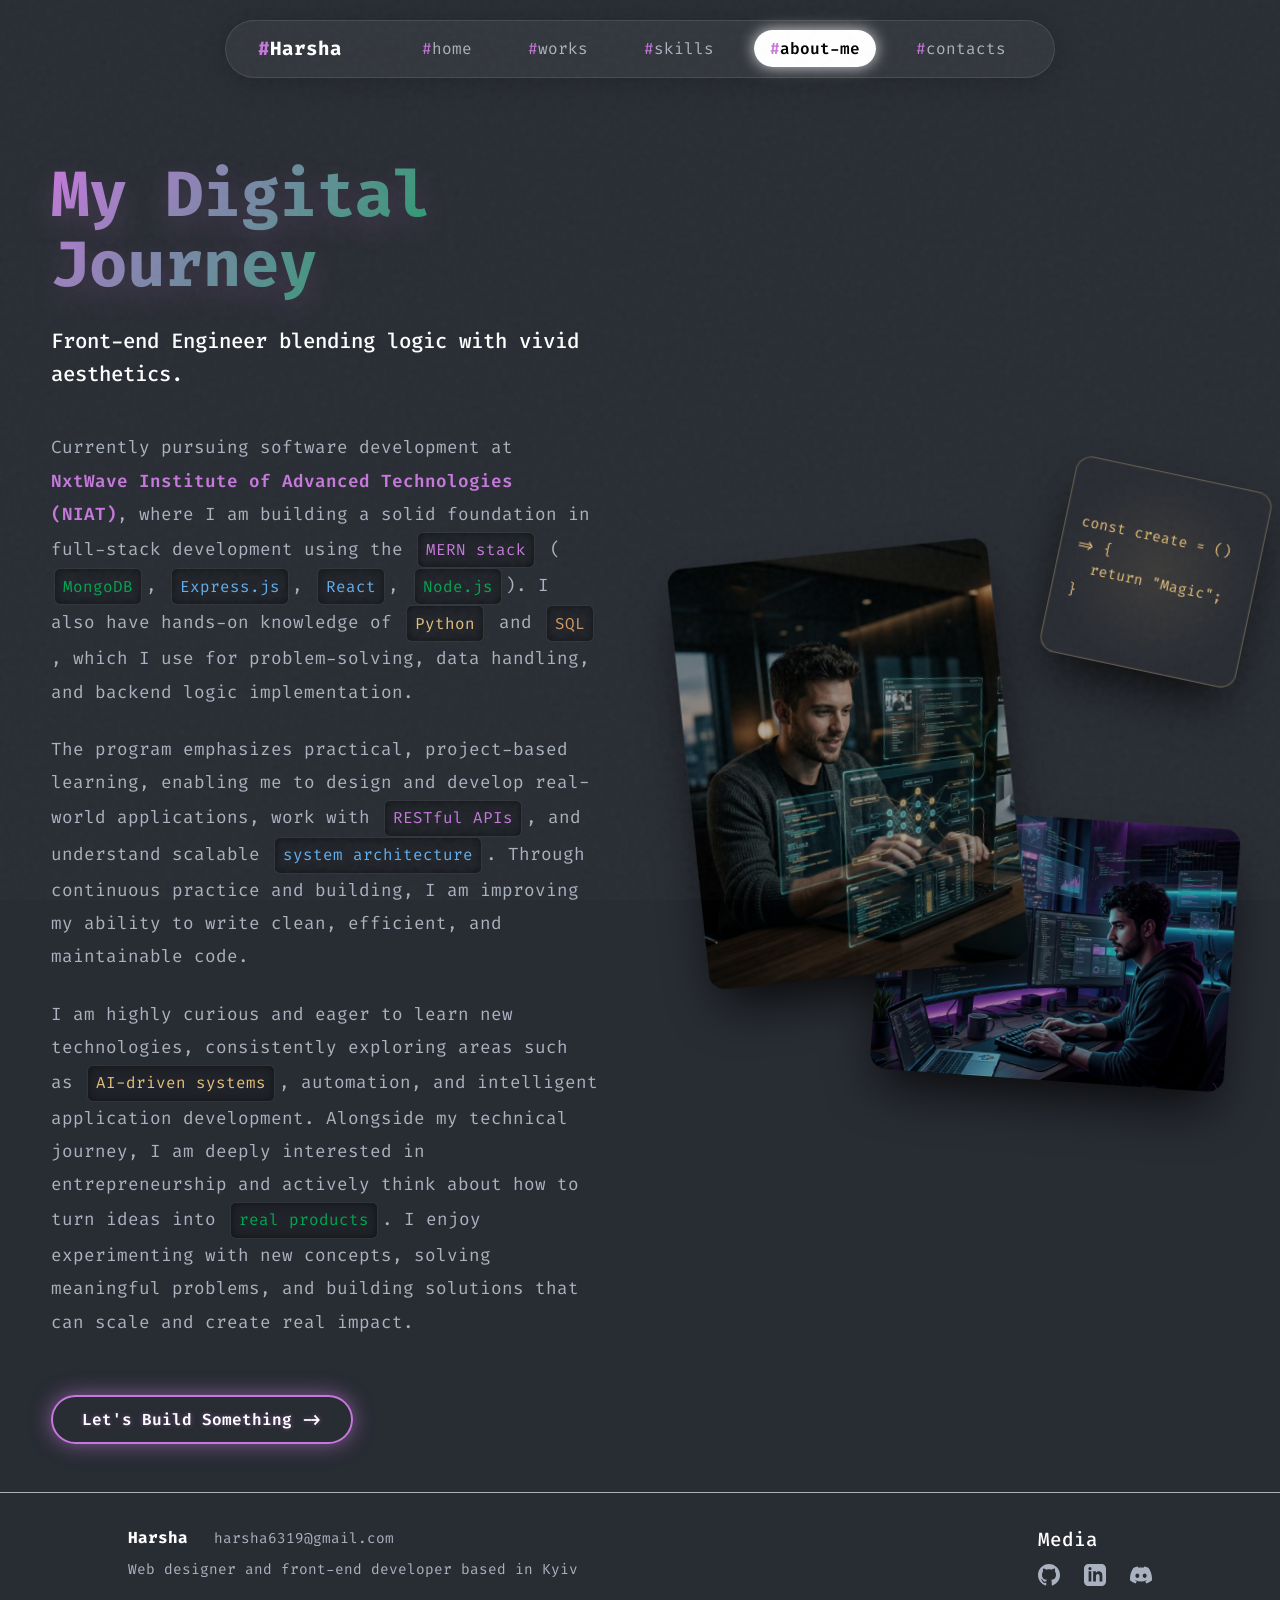
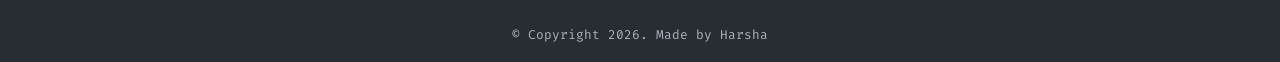
<file: about.html>
<!DOCTYPE html>
<html lang="en">
<head>
    <meta charset="UTF-8">
    <meta name="viewport" content="width=device-width, initial-scale=1.0">
    <title>About Me - Harsha</title>
    <link rel="stylesheet" href="style.css">
    <link rel="preconnect" href="https://fonts.googleapis.com">
    <link rel="preconnect" href="https://fonts.gstatic.com" crossorigin>
    <link href="https://fonts.googleapis.com/css2?family=Fira+Code:wght@400;500;600;700&display=swap" rel="stylesheet">
</head>
<body style="overflow-x: hidden;">
    <header class="navbar hidden-on-load">
        <div class="logo"><span class="accent">#</span>Harsha</div>
        <div class="menu-toggle" id="mobile-menu">
            <span class="bar"></span>
            <span class="bar"></span>
            <span class="bar"></span>
        </div>
        <nav>
            <ul class="nav-links">
                <li><a href="index.html#home"><span class="accent">#</span>home</a></li>
                <li><a href="projects.html"><span class="accent">#</span>works</a></li>
                <li><a href="index.html#skills"><span class="accent">#</span>skills</a></li>
                <li><a href="about.html" class="active"><span class="accent">#</span>about-me</a></li>
                <li><a href="index.html#contacts"><span class="accent">#</span>contacts</a></li>
            </ul>
        </nav>
    </header>

    <main style="max-width: 1400px; padding: 160px 4% 0; margin-bottom: 2rem;">
        <section class="about-full-page animate-on-scroll">
            
            <!-- Context Block -->
            <div class="about-story">
                <h1 class="gradient-text stagger-1 text-reveal">My Digital Journey</h1>
                <h3 class="stagger-2 text-reveal" >Front-end Engineer blending logic with vivid aesthetics.</h3>
                
                <div class="story-paragraphs stagger-3 text-reveal">
                    <p>Currently pursuing software development at <strong style="color:#C778DD; font-weight: 600;">NxtWave Institute of Advanced Technologies (NIAT)</strong>, where I am building a solid foundation in full-stack development using the <span class="code-hl hl-purple">MERN stack</span> (<span class="code-hl hl-green">MongoDB</span>, <span class="code-hl hl-blue">Express.js</span>, <span class="code-hl hl-blue">React</span>, <span class="code-hl hl-green">Node.js</span>). I also have hands-on knowledge of <span class="code-hl hl-yellow">Python</span> and <span class="code-hl hl-orange">SQL</span>, which I use for problem-solving, data handling, and backend logic implementation.</p>
                    <p>The program emphasizes practical, project-based learning, enabling me to design and develop real-world applications, work with <span class="code-hl hl-purple">RESTful APIs</span>, and understand scalable <span class="code-hl hl-blue">system architecture</span>. Through continuous practice and building, I am improving my ability to write clean, efficient, and maintainable code.</p>
                    <p>I am highly curious and eager to learn new technologies, consistently exploring areas such as <span class="code-hl hl-yellow">AI-driven systems</span>, automation, and intelligent application development. Alongside my technical journey, I am deeply interested in entrepreneurship and actively think about how to turn ideas into <span class="code-hl hl-green">real products</span>. I enjoy experimenting with new concepts, solving meaningful problems, and building solutions that can scale and create real impact.</p>
                </div>
                
                <a href="index.html#contacts" class="btn btn-primary stagger-4 text-reveal" style="margin-top: 2rem;">Let's build something -></a>
            </div>

            <!-- Parallax Collage Grid -->
            <div class="collage-grid stagger-4 text-reveal">
                <div class="collage-item img-1">
                    <img src="ai_boy_entrepreneur.png" alt="AI Tech Entrepreneur">
                </div>
                <div class="collage-item img-2">
                    <img src="dev_boy_workspace.png" alt="Male Developer UI Workspace">
                </div>
                <div class="collage-item img-3 box-glow">
                    <div class="glass-orb">
                        <code>const create = () => {<br>&nbsp;&nbsp;return "Magic";<br>}</code>
                    </div>
                </div>
            </div>

        </section>
    </main>

    <!-- Basic Footer copy -->
    <footer>
        <div class="footer-content">
            <div class="footer-brand">
                <div class="logo">Harsha <span>harsha6319@gmail.com</span></div>
                <p>Web designer and front-end developer based in Kyiv</p>
            </div>
            <div class="footer-socials">
                <h3>Media</h3>
                <div class="social-icons">
                    <a href="https://github.com/Harsha6319" target="_blank" aria-label="GitHub"><svg fill="currentColor" viewBox="0 0 24 24" width="22" height="22"><path d="M12 0c-6.626 0-12 5.373-12 12 0 5.302 3.438 9.8 8.207 11.387.599.111.793-.261.793-.577v-2.234c-3.338.726-4.033-1.416-4.033-1.416-.546-1.387-1.333-1.756-1.333-1.756-1.089-.745.083-.729.083-.729 1.205.084 1.839 1.237 1.839 1.237 1.07 1.834 2.807 1.304 3.492.997.107-.775.418-1.305.762-1.604-2.665-.305-5.467-1.334-5.467-5.931 0-1.311.469-2.381 1.236-3.221-.124-.303-.535-1.524.117-3.176 0 0 1.008-.322 3.301 1.23.957-.266 1.983-.399 3.003-.404 1.02.005 2.047.138 3.006.404 2.291-1.552 3.297-1.23 3.297-1.23.653 1.653.242 2.874.118 3.176.77.84 1.235 1.911 1.235 3.221 0 4.609-2.807 5.624-5.479 5.921.43.372.823 1.102.823 2.222v3.293c0 .319.192.694.801.576 4.765-1.589 8.199-6.086 8.199-11.386 0-6.627-5.373-12-12-12z"/></svg></a>
                    <a href="https://www.linkedin.com/in/harsha-praneeth-446b1736b" target="_blank" aria-label="LinkedIn"><svg fill="currentColor" viewBox="0 0 24 24" width="22" height="22"><path d="M19 0h-14c-2.761 0-5 2.239-5 5v14c0 2.761 2.239 5 5 5h14c2.762 0 5-2.239 5-5v-14c0-2.761-2.238-5-5-5zm-11 19h-3v-11h3v11zm-1.5-12.268c-.966 0-1.75-.79-1.75-1.764s.784-1.764 1.75-1.764 1.75.79 1.75 1.764-.783 1.764-1.75 1.764zm13.5 12.268h-3v-5.604c0-3.368-4-3.113-4 0v5.604h-3v-11h3v1.765c1.396-2.586 7-2.777 7 2.476v6.759z"/></svg></a>
                    <a href="https://discordapp.com/users/harsha05985" target="_blank" aria-label="Discord"><svg fill="currentColor" viewBox="0 0 24 24" width="22" height="22"><path d="M20.317 4.3698a19.7913 19.7913 0 00-4.8851-1.5152.0741.0741 0 00-.0785.0371c-.211.3753-.4447.8648-.6083 1.2495-1.8447-.2762-3.68-.2762-5.4868 0-.1636-.3933-.4058-.8742-.6177-1.2495a.077.077 0 00-.0785-.037 19.7363 19.7363 0 00-4.8852 1.515.0699.0699 0 00-.0321.0277C.5334 9.0458-.319 13.5799.0992 18.0578a.0824.0824 0 00.0312.0561c2.0528 1.5076 4.0413 2.4228 5.9929 3.0294a.0777.0777 0 00.0842-.0276c.4616-.6304.8731-1.2952 1.226-1.9942a.076.076 0 00-.0416-.1057c-.6528-.2476-1.2743-.5495-1.8722-.8923a.077.077 0 01-.0076-.1277c.1258-.0943.2517-.1923.3718-.2914a.0743.0743 0 01.0776-.0105c3.9278 1.7933 8.18 1.7933 12.0614 0a.0739.0739 0 01.0785.0095c.1202.099.246.1981.3728.2924a.077.077 0 01-.0066.1276 12.2986 12.2986 0 01-1.873.8914.0766.0766 0 00-.0407.1067c.3604.698.7719 1.3628 1.225 1.9932a.076.076 0 00.0842.0286c1.961-.6067 3.9495-1.5219 6.0023-3.0294a.077.077 0 00.0313-.0552c.5004-5.177-.8382-9.6739-3.5485-13.6604a.061.061 0 00-.0312-.0286zM8.02 15.3312c-1.1825 0-2.1569-1.0857-2.1569-2.419 0-1.3332.9555-2.4189 2.157-2.4189 1.2108 0 2.1757 1.0952 2.1568 2.419 0 1.3332-.9555 2.4189-2.1569 2.4189zm7.9748 0c-1.1825 0-2.1569-1.0857-2.1569-2.419 0-1.3332.9554-2.4189 2.1569-2.4189 1.2108 0 2.1757 1.0952 2.1568 2.419 0 1.3332-.946 2.4189-2.1568 2.4189Z"/></svg></a>
                </div>
            </div>
        </div>
        <div class="footer-bottom">
            <p>&copy; Copyright 2026. Made by Harsha</p>
        </div>
    </footer>
    <script src="script.js"></script>
</body>
</html>
</file>
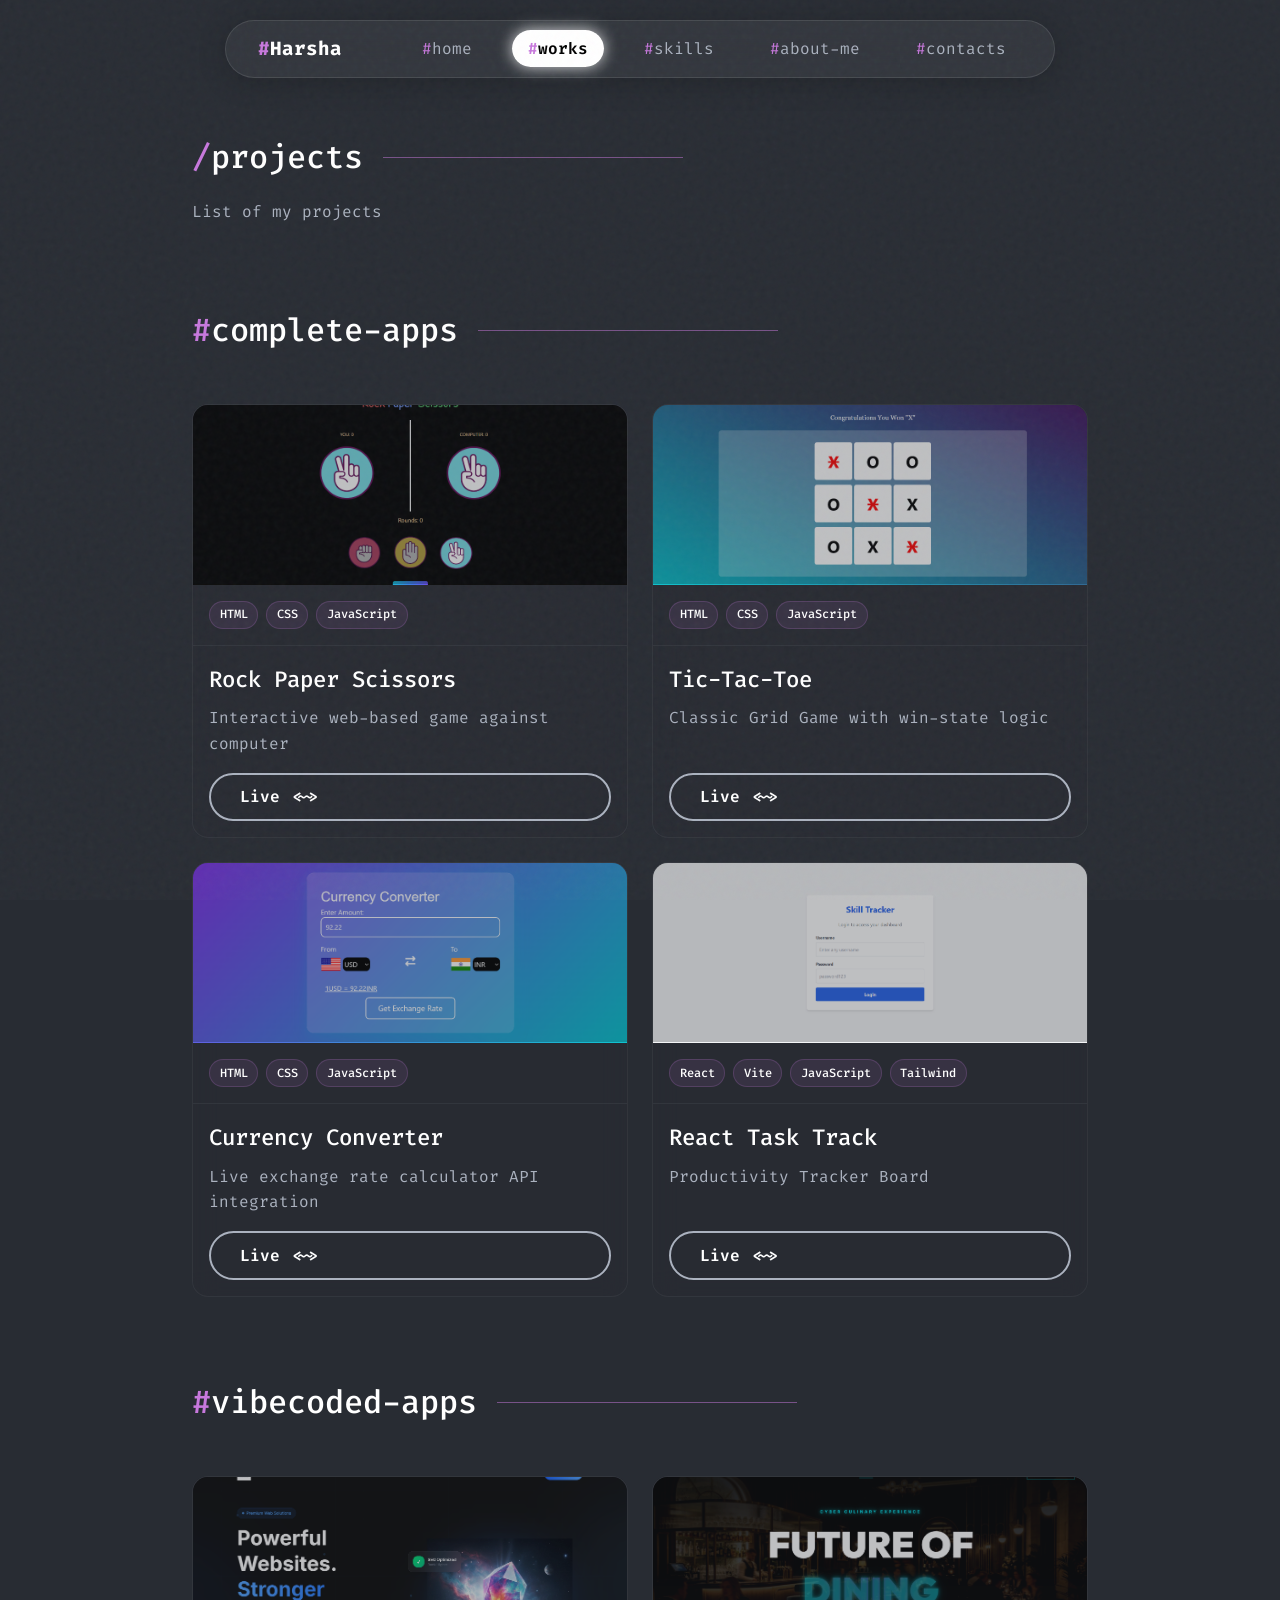
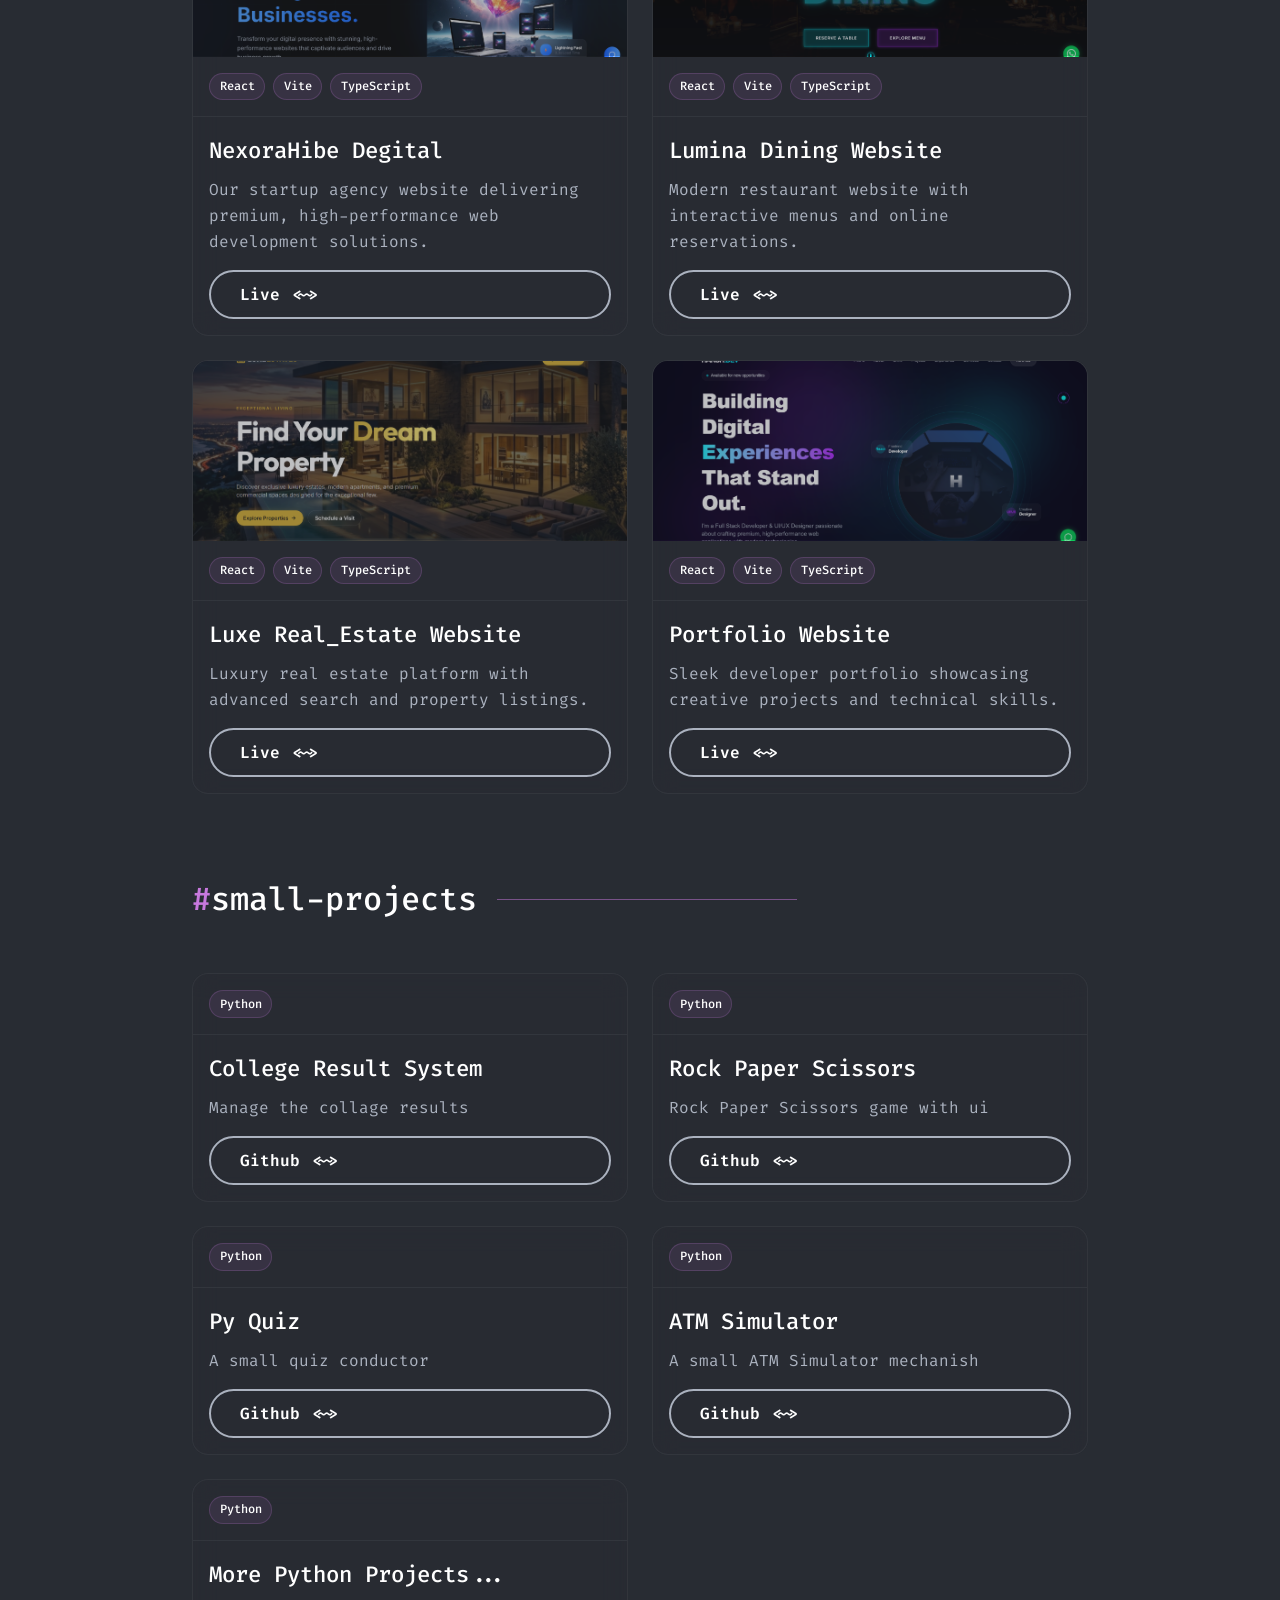
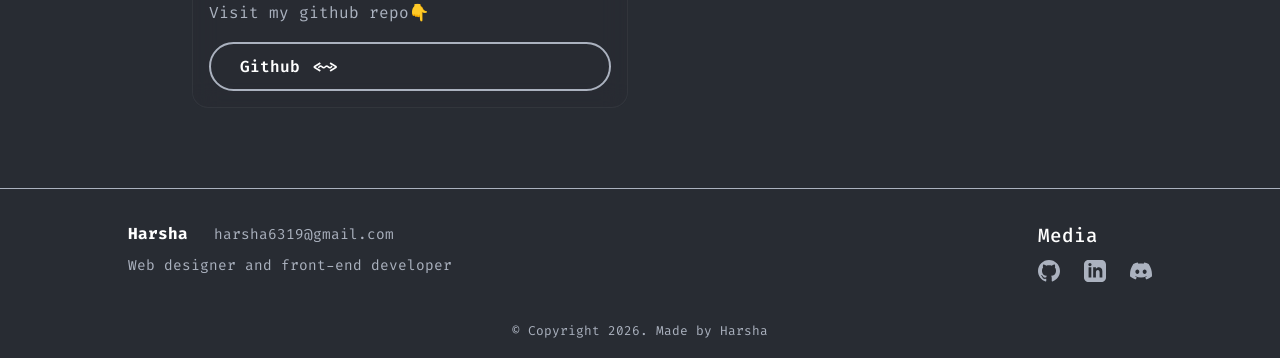
<file: projects.html>
<!DOCTYPE html>
<html lang="en">

<head>
    <meta charset="UTF-8">
    <meta name="viewport" content="width=device-width, initial-scale=1.0">
    <title>All Projects - Harsha</title>
    <link rel="stylesheet" href="style.css">
    <link rel="preconnect" href="https://fonts.googleapis.com">
    <link rel="preconnect" href="https://fonts.gstatic.com" crossorigin>
    <link href="https://fonts.googleapis.com/css2?family=Fira+Code:wght@400;500;600;700&display=swap" rel="stylesheet">
</head>

<body>
    <header class="navbar">
        <div class="logo"><span class="accent">#</span>Harsha</div>
        <div class="menu-toggle" id="mobile-menu">
            <span class="bar"></span>
            <span class="bar"></span>
            <span class="bar"></span>
        </div>
        <nav>
            <ul class="nav-links">
                <li><a href="index.html#home"><span class="accent">#</span>home</a></li>
                <li><a href="projects.html" class="active"><span class="accent">#</span>works</a></li>
                <li><a href="index.html#skills"><span class="accent">#</span>skills</a></li>
                <li><a href="index.html#about-me"><span class="accent">#</span>about-me</a></li>
                <li><a href="index.html#contacts"><span class="accent">#</span>contacts</a></li>
            </ul>
        </nav>
    </header>

    <main>
        <!-- Title Section -->
        <section class="section animate-on-scroll" style="margin-top: 2rem;">
            <div class="section-header">
                <h2><span class="accent">/</span>projects</h2>
            </div>
            <p style="color: var(--text-muted); margin-top: -2rem;">List of my projects</p>
        </section>

        <!-- Complete Apps Section -->
        <section class="projects section animate-on-scroll" style="margin-top: 3rem;">
            <div class="section-header">
                <h2><span class="accent">#</span>complete-apps</h2>
            </div>
            <div class="projects-grid">
                <!-- Project 1 -->
                <div class="project-card animate-card" style="transition-delay: 0.1s">
                    <div class="project-img rps-bg"></div>
                    <div class="project-tech"><span>HTML</span><span>CSS</span><span>JavaScript</span></div>
                    <div class="project-info">
                        <h3>Rock Paper Scissors</h3>
                        <p>Interactive web-based game against computer</p>
                        <a href="https://harsha6319.github.io/Rock_Paper_Scissor_game_JS/" target="_blank" class="btn btn-outline">Live &lt;~&gt;</a>
                    </div>
                </div>
                <!-- Project 2 -->
                <div class="project-card animate-card" style="transition-delay: 0.2s">
                    <div class="project-img ttt-bg"></div>
                    <div class="project-tech"><span>HTML</span><span>CSS</span><span>JavaScript</span></div>
                    <div class="project-info">
                        <h3>Tic-Tac-Toe</h3>
                        <p>Classic Grid Game with win-state logic</p>
                        <a href="https://harsha6319.github.io/Tic_Tac_Toe_game_JS/" target="_blank" class="btn btn-outline">Live &lt;~&gt;</a>
                    </div>
                </div>
                <!-- Project 3 -->
                <div class="project-card animate-card" style="transition-delay: 0.3s">
                    <div class="project-img curr-bg"></div>
                    <div class="project-tech"><span>HTML</span><span>CSS</span><span>JavaScript</span></div>
                    <div class="project-info">
                        <h3>Currency Converter</h3>
                        <p>Live exchange rate calculator API integration</p>
                        <a href="https://harsha6319.github.io/Currency_Converter_JS/" target="_blank" class="btn btn-outline">Live &lt;~&gt;</a>
                    </div>
                </div>
                <!-- Project 4 -->
                <div class="project-card animate-card" style="transition-delay: 0.4s">
                    <div class="project-img rtt-bg"></div>
                    <div class="project-tech"><span>React</span><span>Vite</span><span>JavaScript</span><span>Tailwind</span></div>
                    <div class="project-info">
                        <h3>React Task Track</h3>
                        <p>Productivity Tracker Board</p>
                        <a href="https://react-task-manager-ten-psi.vercel.app" target="_blank" class="btn btn-outline">Live &lt;~&gt;</a>
                    </div>
                </div>
            </div>
        </section>

        <!-- VibeCoded Apps Section -->
        <section class="projects section animate-on-scroll" style="margin-top: 3rem;">
            <div class="section-header">
                <h2><span class="accent">#</span>vibecoded-apps</h2>
            </div>
            <div class="projects-grid">
                <!-- Project 1 -->
                <div class="project-card animate-card" style="transition-delay: 0.1s">
                    <div class="project-img nexora-bg"></div>
                    <div class="project-tech"><span>React</span><span>Vite</span><span>TypeScript</span></div>
                    <div class="project-info">
                        <h3>NexoraHibe Degital</h3>
                        <p>Our startup agency website delivering premium, high-performance web development solutions.</p>
                        <a href="https://v0-nexorahive.vercel.app/" target="_blank" class="btn btn-outline">Live &lt;~&gt;</a>
                    </div>
                </div>
                <!-- Project 2 -->
                <div class="project-card animate-card" style="transition-delay: 0.1s">
                    <div class="project-img restaurent-bg"></div>
                    <div class="project-tech"><span>React</span><span>Vite</span><span>TypeScript</span></div>
                    <div class="project-info">
                        <h3>Lumina Dining Website</h3>
                        <p>Modern restaurant website with interactive menus and online reservations.</p>
                        <a href="https://lumina-restaurant-ebon.vercel.app/" target="_blank" class="btn btn-outline">Live &lt;~&gt;</a>
                    </div>
                </div>
                <!-- Project 3 -->
                <div class="project-card animate-card" style="transition-delay: 0.2s">
                    <div class="project-img estate-bg"></div>
                    <div class="project-tech"><span>React</span><span>Vite</span><span>TypeScript</span></div>
                    <div class="project-info">
                        <h3>Luxe Real_Estate Website</h3>
                        <p>Luxury real estate platform with advanced search and property listings.</p>
                        <a href="https://luxe-estates-nine.vercel.app/" target="_blank" class="btn btn-outline">Live &lt;~&gt;</a>
                    </div>
                </div>
                <!-- Project 4 -->
                <div class="project-card animate-card" style="transition-delay: 0.3s">
                    <div class="project-img portfolio-bg"></div>
                    <div class="project-tech"><span>React</span><span>Vite</span><span>TyeScript</span></div>
                    <div class="project-info">
                        <h3>Portfolio Website</h3>
                        <p>Sleek developer portfolio showcasing creative projects and technical skills.</p>
                        <a href="https://harsh-dev-portfolio-iota.vercel.app/" target="_blank" class="btn btn-outline">Live &lt;~&gt;</a>
                    </div>
                </div>
            </div>
        </section>


        <!-- Small Projects -->
        <section class="projects section animate-on-scroll" style="margin-top: 5rem;">
            <div class="section-header">
                <h2><span class="accent">#</span>small-projects</h2>
            </div>
            <div class="projects-grid">
                <!-- Small 1 -->
                <div class="project-card animate-card" style="transition-delay: 0.1s">
                    <div class="project-tech"><span>Python</span></div>
                    <div class="project-info">
                        <h3>College Result System</h3>
                        <p>Manage the collage results</p>
                        <a href="https://github.com/Harsha6319/Python-Projects/blob/main/collegeresultsystem.py" target="_blank" class="btn btn-outline">Github &lt;~&gt;</a>
                    </div>
                </div>
                <!-- Small 2 -->
                <div class="project-card animate-card" style="transition-delay: 0.2s">
                    <div class="project-tech"><span>Python</span></div>
                    <div class="project-info">
                        <h3>Rock Paper Scissors</h3>
                        <p>Rock Paper Scissors game with ui</p>
                        <a href="https://github.com/Harsha6319/Python-Projects/blob/main/rockpaperscissor.py" target="_blank" class="btn btn-outline">Github &lt;~&gt;</a>
                    </div>
                </div>
                <div class="project-card animate-card" style="transition-delay: 0.2s">
                    <div class="project-tech"><span>Python</span></div>
                    <div class="project-info">
                        <h3>Py Quiz</h3>
                        <p>A small quiz conductor</p>
                        <a href="https://github.com/Harsha6319/Python-Projects/blob/main/quiz.py" target="_blank" class="btn btn-outline">Github &lt;~&gt;</a>
                    </div>
                </div>
                <div class="project-card animate-card" style="transition-delay: 0.2s">
                    <div class="project-tech"><span>Python</span></div>
                    <div class="project-info">
                        <h3>ATM Simulator</h3>
                        <p>A small ATM Simulator mechanish</p>
                        <a href="https://github.com/Harsha6319/Python-Projects/blob/main/atmsimulator.py" target="_blank" class="btn btn-outline">Github &lt;~&gt;</a>
                    </div>
                </div>
                <div class="project-card animate-card" style="transition-delay: 0.2s">
                    <div class="project-tech"><span>Python</span></div>
                    <div class="project-info">
                        <h3>More Python Projects...</h3>
                        <p>Visit my github repo👇</p>
                        <a href="https://github.com/Harsha6319/Python-Projects" target="_blank" class="btn btn-outline">Github &lt;~&gt;</a>
                    </div>
                </div>
            </div>
        </section>
    </main>

    <!-- Basic Footer copy -->
    <footer>
        <div class="footer-content">
            <div class="footer-brand">
                <div class="logo">Harsha <span>harsha6319@gmail.com</span></div>
                <p>Web designer and front-end developer</p>
            </div>
            <div class="footer-socials">
                <h3>Media</h3>
                <div class="social-icons">
                    <a href="https://github.com/Harsha6319" target="_blank" aria-label="GitHub"><svg fill="currentColor" viewBox="0 0 24 24" width="22" height="22">
                            <path
                                d="M12 0c-6.626 0-12 5.373-12 12 0 5.302 3.438 9.8 8.207 11.387.599.111.793-.261.793-.577v-2.234c-3.338.726-4.033-1.416-4.033-1.416-.546-1.387-1.333-1.756-1.333-1.756-1.089-.745.083-.729.083-.729 1.205.084 1.839 1.237 1.839 1.237 1.07 1.834 2.807 1.304 3.492.997.107-.775.418-1.305.762-1.604-2.665-.305-5.467-1.334-5.467-5.931 0-1.311.469-2.381 1.236-3.221-.124-.303-.535-1.524.117-3.176 0 0 1.008-.322 3.301 1.23.957-.266 1.983-.399 3.003-.404 1.02.005 2.047.138 3.006.404 2.291-1.552 3.297-1.23 3.297-1.23.653 1.653.242 2.874.118 3.176.77.84 1.235 1.911 1.235 3.221 0 4.609-2.807 5.624-5.479 5.921.43.372.823 1.102.823 2.222v3.293c0 .319.192.694.801.576 4.765-1.589 8.199-6.086 8.199-11.386 0-6.627-5.373-12-12-12z" />
                        </svg></a>
                    <a href="https://www.linkedin.com/in/harsha-praneeth-446b1736b" target="_blank" aria-label="LinkedIn"><svg fill="currentColor" viewBox="0 0 24 24" width="22"
                            height="22">
                            <path
                                d="M19 0h-14c-2.761 0-5 2.239-5 5v14c0 2.761 2.239 5 5 5h14c2.762 0 5-2.239 5-5v-14c0-2.761-2.238-5-5-5zm-11 19h-3v-11h3v11zm-1.5-12.268c-.966 0-1.75-.79-1.75-1.764s.784-1.764 1.75-1.764 1.75.79 1.75 1.764-.783 1.764-1.75 1.764zm13.5 12.268h-3v-5.604c0-3.368-4-3.113-4 0v5.604h-3v-11h3v1.765c1.396-2.586 7-2.777 7 2.476v6.759z" />
                        </svg></a>
                    <a href="https://discordapp.com/users/harsha05985" target="_blank" aria-label="Discord"><svg fill="currentColor" viewBox="0 0 24 24" width="22"
                            height="22">
                            <path
                                d="M20.317 4.3698a19.7913 19.7913 0 00-4.8851-1.5152.0741.0741 0 00-.0785.0371c-.211.3753-.4447.8648-.6083 1.2495-1.8447-.2762-3.68-.2762-5.4868 0-.1636-.3933-.4058-.8742-.6177-1.2495a.077.077 0 00-.0785-.037 19.7363 19.7363 0 00-4.8852 1.515.0699.0699 0 00-.0321.0277C.5334 9.0458-.319 13.5799.0992 18.0578a.0824.0824 0 00.0312.0561c2.0528 1.5076 4.0413 2.4228 5.9929 3.0294a.0777.0777 0 00.0842-.0276c.4616-.6304.8731-1.2952 1.226-1.9942a.076.076 0 00-.0416-.1057c-.6528-.2476-1.2743-.5495-1.8722-.8923a.077.077 0 01-.0076-.1277c.1258-.0943.2517-.1923.3718-.2914a.0743.0743 0 01.0776-.0105c3.9278 1.7933 8.18 1.7933 12.0614 0a.0739.0739 0 01.0785.0095c.1202.099.246.1981.3728.2924a.077.077 0 01-.0066.1276 12.2986 12.2986 0 01-1.873.8914.0766.0766 0 00-.0407.1067c.3604.698.7719 1.3628 1.225 1.9932a.076.076 0 00.0842.0286c1.961-.6067 3.9495-1.5219 6.0023-3.0294a.077.077 0 00.0313-.0552c.5004-5.177-.8382-9.6739-3.5485-13.6604a.061.061 0 00-.0312-.0286zM8.02 15.3312c-1.1825 0-2.1569-1.0857-2.1569-2.419 0-1.3332.9555-2.4189 2.157-2.4189 1.2108 0 2.1757 1.0952 2.1568 2.419 0 1.3332-.9555 2.4189-2.1569 2.4189zm7.9748 0c-1.1825 0-2.1569-1.0857-2.1569-2.419 0-1.3332.9554-2.4189 2.1569-2.4189 1.2108 0 2.1757 1.0952 2.1568 2.419 0 1.3332-.946 2.4189-2.1568 2.4189Z" />
                        </svg></a>
                </div>
            </div>
        </div>
        <div class="footer-bottom">
            <p>&copy; Copyright 2026. Made by Harsha</p>
        </div>
    </footer>
    <script src="script.js"></script>
</body>

</html>
</file>
<file: style.css>
:root {
    --bg-color: #282C33;
    --primary-color: #C778DD;
    --text-main: #FFFFFF;
    --text-muted: #ABB2BF;
    --border-color: #ABB2BF;
    --btn-hover-scale: 1.05;
}

* {
    margin: 0;
    padding: 0;
    box-sizing: border-box;
    font-family: 'Fira Code', monospace;
}

.small_logo {
    width: 60px;
    height: 60px;
    object-fit: cover;
    position: absolute;
    top: 50px;
    left: 0;
    z-index: 10;
}

.menu-toggle {
    display: none;
    flex-direction: column;
    cursor: pointer;
    gap: 5px;
    z-index: 1001;
}

.menu-toggle .bar {
    width: 25px;
    height: 3px;
    background-color: var(--text-main);
    transition: all 0.3s ease;
    border-radius: 3px;
}

html {
    scroll-behavior: smooth;
}

body {
    background-color: var(--bg-color);
    color: var(--text-muted);
    line-height: 1.6;
    overflow-x: hidden;
}

h1,
h2,
h3,
h4,
h5,
h6 {
    color: var(--text-main);
    font-weight: 500;
}

a {
    text-decoration: none;
    color: inherit;
    transition: color 0.3s ease;
}

.accent {
    color: var(--primary-color);
}

.highlight {
    color: var(--text-main);
}

/* Base Animations (like Framer template) */
.hidden-on-load {
    opacity: 0;
    transform: translateY(-20px);
    animation: fadeInDown 0.8s forwards ease-out;
}

.text-reveal {
    opacity: 0;
    transform: translateY(30px);
    animation: fadeInUp 0.8s forwards cubic-bezier(0.175, 0.885, 0.32, 1.275);
}

.stagger-1 {
    animation-delay: 0.1s;
}

.stagger-2 {
    animation-delay: 0.3s;
}

.stagger-3 {
    animation-delay: 0.5s;
}

.stagger-4 {
    animation-delay: 0.7s;
}

@keyframes fadeInDown {
    to {
        opacity: 1;
        transform: translateY(0);
    }
}

@keyframes fadeInUp {
    to {
        opacity: 1;
        transform: translateY(0);
    }
}

/* Scroll Animations */
.animate-on-scroll {
    opacity: 0;
    transform: translateY(40px);
    transition: opacity 0.8s cubic-bezier(0.175, 0.885, 0.32, 1.275), transform 0.8s cubic-bezier(0.175, 0.885, 0.32, 1.275);
}

.animate-on-scroll.is-visible {
    opacity: 1;
    transform: translateY(0);
}

.animate-card {
    opacity: 0;
    transform: translateY(40px);
    transition: all 0.6s cubic-bezier(0.175, 0.885, 0.32, 1.275);
}

.is-visible .animate-card {
    opacity: 1;
    transform: translateY(0);
}

.animate-scale {
    opacity: 0;
    transform: scale(0.9);
    transition: all 0.6s cubic-bezier(0.175, 0.885, 0.32, 1.275);
}

.is-visible .animate-scale {
    opacity: 1;
    transform: scale(1);
}

/* Navbar */
.navbar {
    display: flex;
    align-items: center;
    justify-content: space-between;
    padding: 0.8rem 2rem;
    position: fixed;
    top: 20px;
    left: 50%;
    transform: translateX(-50%);
    background: rgba(255, 255, 255, 0.05);
    backdrop-filter: blur(16px);
    -webkit-backdrop-filter: blur(16px);
    border: 1px solid rgba(255, 255, 255, 0.1);
    border-radius: 50px;
    box-shadow: 0 4px 30px rgba(0, 0, 0, 0.2);
    z-index: 1000;
    gap: 4rem;
    transition: all 0.3s ease;
    width: max-content;
}

.navbar.hidden-on-load {
    opacity: 0;
    transform: translate(-50%, -40px);
    animation: fadeInPill 0.8s forwards ease-out 0.2s;
}

@keyframes fadeInPill {
    to {
        opacity: 1;
        transform: translate(-50%, 0);
    }
}

.logo {
    font-size: 1.2rem;
    font-weight: 700;
    color: var(--text-main);
}

.nav-links {
    list-style: none;
    display: flex;
    gap: 1.5rem;
}

.nav-links a {
    color: var(--text-muted);
    position: relative;
    padding: 0.5rem 1rem;
    border-radius: 50px;
    transition: all 0.3s ease;
}

.nav-links a:hover {
    color: var(--text-main);
    background: rgba(255, 255, 255, 0.1);
}

.nav-links a.active {
    color: #000000;
    background: #FFFFFF;
    box-shadow: 0 0 15px rgba(255, 255, 255, 0.8);
    font-weight: 600;
}

/* Main Container */
main {
    max-width: 1024px;
    margin: 0 auto;
    padding: 100px 5% 0 5%;
}

.section {
    margin-top: 5rem;
    margin-bottom: 5rem;
}

.section-header {
    display: flex;
    justify-content: space-between;
    align-items: center;
    margin-bottom: 3rem;
}

.section-header h2 {
    font-size: 2rem;
    display: flex;
    align-items: center;
}

.section-header h2::after {
    content: '';
    display: inline-block;
    width: 300px;
    height: 1px;
    background: var(--primary-color);
    margin-left: 20px;
    opacity: 0.5;
}

/* Hero Section */
.hero {
    display: flex;
    align-items: center;
    justify-content: space-between;
    min-height: 70vh;
    gap: 4rem;
    position: relative;
    margin-top: 0;
    /* Remove .section spacing so it hits the roof */
}

/* Base Grain Background Element Filter */
body::after {
    content: '';
    position: fixed;
    top: 0;
    left: 0;
    right: 0;
    bottom: 0;
    z-index: 99999;
    pointer-events: none;
    background-image: url('data:image/svg+xml;utf8,%3Csvg viewBox="0 0 200 200" xmlns="http://www.w3.org/2000/svg"%3E%3Cfilter id="noiseFilter"%3E%3CfeTurbulence type="fractalNoise" baseFrequency="0.75" numOctaves="3" stitchTiles="stitch"/%3E%3C/filter%3E%3Crect width="100%25" height="100%25" filter="url(%23noiseFilter)" opacity="0.04"/%3E%3C/svg%3E');
}

/* Framer-Style Concentric Rings Parallax Tracking */
.hero::before {
    content: '';
    position: absolute;
    top: -100px;
    bottom: -100px;
    /* Shift up precisely to the top monitor edge */
    left: 50%;
    transform: translateX(-50%);
    width: 100vw;
    /* Massive edge-to-edge coverage */
    z-index: -2;
    background-image:
        repeating-radial-gradient(circle at center, transparent 0, transparent 50px, rgba(255, 255, 255, 0.03) 51px, transparent 52px);
    background-attachment: fixed;
    pointer-events: none;
}

/* Large Soft Glowing Ambient Spots */
.hero::after {
    content: '';
    position: absolute;
    top: -100px;
    bottom: 0;
    /* Shift up precisely to the top monitor edge */
    left: 50%;
    transform: translateX(-50%);
    width: 100vw;
    /* Massive edge-to-edge coverage */
    z-index: -1;
    background-image:
        radial-gradient(circle at 80% 20%, rgba(199, 120, 221, 0.15) 0%, transparent 60%),
        radial-gradient(circle at 20% 80%, rgba(0, 166, 81, 0.08) 0%, transparent 50%);
    pointer-events: none;
    -webkit-mask-image: linear-gradient(to bottom, black 70%, transparent 100%);
    mask-image: linear-gradient(to bottom, black 70%, transparent 100%);
}

/* 4-Pointed Particles Pulse Engine */
.framer-sparkle {
    position: absolute;
    width: 15px;
    height: 15px;
    background: var(--text-main);
    clip-path: polygon(50% 0%, 61% 35%, 100% 50%, 61% 65%, 50% 100%, 39% 65%, 0% 50%, 39% 35%);
    animation: pulseSparkle 4s infinite cubic-bezier(0.4, 0, 0.2, 1);
    opacity: 0.5;
    z-index: -1;
}

@keyframes pulseSparkle {

    0%,
    100% {
        transform: scale(0.6) rotate(0deg);
        opacity: 0.1;
    }

    50% {
        transform: scale(1.1) rotate(90deg);
        opacity: 0.8;
    }
}

/* Local particle positioning seeds */
.s1 {
    top: 15%;
    left: 10%;
    animation-delay: 0s;
}

.s2 {
    top: 75%;
    left: 80%;
    width: 22px;
    height: 22px;
    animation-delay: 1.2s;
    background: rgba(199, 120, 221, 0.8);
}

.s3 {
    top: 50%;
    left: 45%;
    width: 12px;
    height: 12px;
    animation-delay: 2.5s;
    background: rgba(0, 166, 81, 0.6);
}

.s4 {
    top: 25%;
    left: 85%;
    width: 8px;
    height: 8px;
    animation-delay: 0.7s;
}

.hero-content {
    flex: 1 1 50%;
    max-width: 550px;
}

.hero-content h1 {
    font-size: 2.2rem;
    margin-bottom: 2rem;
    line-height: 1.3;
}

.hero-content p {
    font-size: 1rem;
    margin-bottom: 2.5rem;
}

.hero-illustration {
    position: absolute;
    top: -100px;
    left: 50%;
    transform: translateX(-50%);
    /* Shifts the image up past the navbar to absolute 0px */
    width: 100vw;
    height: 100vh;
    z-index: -1;
    pointer-events: none;
    overflow: hidden;
    display: flex;
    align-items: center;
    justify-content: center;
}

.hero-img-placeholder {
    width: 100%;
    height: 100%;
}

.hero-img-placeholder img {
    width: 100% !important;
    max-width: none !important;
    height: 100% !important;
    object-fit: cover !important;
    border-radius: 0 !important;
    opacity: 0.6;
    -webkit-mask-image: radial-gradient(ellipse at 80% 50%, black 0%, transparent 70%);
    mask-image: radial-gradient(ellipse at 80% 50%, black 0%, transparent 70%);
}

/* Buttons */
.btn {
    display: inline-block;
    padding: 0.6rem 1.8rem;
    border: 2px solid var(--primary-color);
    border-radius: 50px;
    background: transparent;
    color: var(--text-main);
    cursor: pointer;
    transition: all 0.3s cubic-bezier(0.175, 0.885, 0.32, 1.275);
    text-transform: capitalize;
    font-weight: 600;
}

.btn-primary {
    border-color: var(--primary-color);
    box-shadow: 0 0 20px rgba(199, 120, 221, 0.6);
    text-shadow: 0 0 5px rgba(199, 120, 221, 0.5);
}

.pulse-anim {
    animation: pulseAttention 2s infinite cubic-bezier(0.66, 0, 0, 1);
}

.pulse-anim:hover {
    animation: none;
    box-shadow: 0 0 30px rgba(199, 120, 221, 0.9);
}

@keyframes pulseAttention {
    0% {
        transform: scale(1);
        box-shadow: 0 0 20px rgba(199, 120, 221, 0.6), 0 0 0 0 rgba(199, 120, 221, 0.8);
    }

    70% {
        transform: scale(1.05);
        box-shadow: 0 0 20px rgba(199, 120, 221, 0.6), 0 0 0 15px rgba(199, 120, 221, 0);
    }

    100% {
        transform: scale(1);
        box-shadow: 0 0 20px rgba(199, 120, 221, 0.6), 0 0 0 0 rgba(199, 120, 221, 0);
    }
}

.btn-primary:hover {
    background: var(--primary-color);
    color: #000;
    transform: scale(var(--btn-hover-scale));
}

.btn-outline {
    border-color: var(--border-color);
    color: var(--text-main);
}

.btn-outline:hover {
    border-color: var(--primary-color);
    background: rgba(199, 120, 221, 0.1);
    transform: scale(var(--btn-hover-scale));
}

/* Quote */
.quote-section {
    display: flex;
    justify-content: center;
}

.quote-box {
    border: 1px solid var(--border-color);
    padding: 2rem;
    position: relative;
    max-width: 600px;
    background: var(--bg-color);
    font-size: 1.2rem;
}

.quote-box::after {
    content: '"';
    position: absolute;
    top: -25px;
    left: 20px;
    background: var(--bg-color);
    padding: 0 10px;
    font-size: 3rem;
    color: var(--border-color);
    line-height: 1;
}

.quote-author {
    border: 1px solid var(--border-color);
    border-top: none;
    padding: 0.5rem 1rem;
    position: absolute;
    right: 0;
    bottom: -43px;
    background: var(--bg-color);
}

/* Projects */
.projects-grid {
    display: grid;
    grid-template-columns: repeat(auto-fill, minmax(300px, 1fr));
    gap: 1.5rem;
}

.project-card {
    border: 1px solid rgba(255, 255, 255, 0.05);
    /* very soft border */
    border-radius: 16px;
    /* modern curving */
    display: flex;
    flex-direction: column;
    background: rgba(40, 44, 51, 0.4);
    backdrop-filter: blur(12px);
    -webkit-backdrop-filter: blur(12px);
    overflow: hidden;
    /* masks the image nicely */
    transition: all 0.4s cubic-bezier(0.175, 0.885, 0.32, 1.275);
}

.project-card:hover {
    border-color: var(--primary-color);
    box-shadow: 0 15px 35px rgba(199, 120, 221, 0.15);
    transform: translateY(-10px);
}

.project-img {
    height: 180px;
    border-bottom: 1px solid rgba(255, 255, 255, 0.05);
    background-size: cover;
    background-position: center;
    position: relative;
    overflow: hidden;
}

.project-img::before {
    content: '';
    position: absolute;
    top: 0;
    left: 0;
    right: 0;
    bottom: 0;
    background: rgba(40, 44, 51, 0.3);
    transition: background 0.3s;
}

.project-card:hover .project-img::before {
    background: rgba(40, 44, 51, 0);
}

/* Project Screenshots */
.project-img.rps-bg {
    background-image: url('proj_rps.png');
}

.project-img.ttt-bg {
    background-image: url('proj_ttt.png');
}

.project-img.curr-bg {
    background-image: url('proj_curr.png');
}
.project-img.rtt-bg {
    background-image: url('proj_rtt.png');
}
.project-img.restaurent-bg {
    background-image: url('proj_restaurent.png');
}
.project-img.estate-bg{
    background-image: url('proj_estate.png');
}
.project-img.portfolio-bg{
    background-image: url('proj_portfolio.png');
}
.project-img.nexora-bg{
    background-image: url('proj_nexora.png');
}
.project-tech {
    padding: 1rem;
    border-bottom: 1px solid rgba(255, 255, 255, 0.05);
    display: flex;
    flex-wrap: wrap;
    gap: 0.5rem;
}

.project-tech span {
    font-size: 0.75rem;
    color: var(--text-main);
    background: rgba(199, 120, 221, 0.1);
    border: 1px solid rgba(199, 120, 221, 0.2);
    padding: 0.2rem 0.6rem;
    border-radius: 50px;
    font-weight: 500;
}

.project-info {
    padding: 1rem;
    flex-grow: 1;
    display: flex;
    flex-direction: column;
}

.project-info h3 {
    margin-bottom: 0.5rem;
    font-size: 1.4rem;
}

.project-info p {
    margin-bottom: 1rem;
    flex-grow: 1;
    color: var(--text-muted);
}

/* Infinite Marquee */
.marquee-section {
    width: 110vw;
    position: relative;
    left: 50%;
    transform: translateX(-50%) rotate(-3deg);
    margin-top: 6rem;
    margin-bottom: 6rem;
    overflow: hidden;
    background: var(--primary-color);
    padding: 0.75rem 0;
    display: flex;
    box-shadow: 0 4px 20px rgba(199, 120, 221, 0.2);
    z-index: 10;
}

.marquee-container {
    display: flex;
    white-space: nowrap;
    overflow: hidden;
    width: 100%;
}

.marquee-content {
    display: flex;
    white-space: nowrap;
    animation: scrollMarquee 25s linear infinite;
    width: max-content;
}

.marquee-content span {
    font-size: 1.1rem;
    font-weight: 700;
    color: #1a1a1a;
    padding: 0 1.5rem;
    display: inline-flex;
    align-items: center;
    text-transform: uppercase;
    letter-spacing: 2px;
}

.marquee-content span .accent {
    font-size: 1rem;
    margin-left: 1.5rem;
    color: #1a1a1a;
}

@keyframes scrollMarquee {
    0% {
        transform: translateX(0);
    }

    100% {
        transform: translateX(-50%);
    }
}

.marquee-section:hover .marquee-content {
    animation-play-state: paused;
}

/* Skills */
.skills-content {
    display: flex;
    gap: 3rem;
    align-items: center;
}

.skills-illustration {
    flex: 1;
    position: relative;
    min-height: 200px;
}

.shapes-container {
    display: flex;
    position: relative;
}

/* CSS Decorative Shapes for Skills section */
.square-grid {
    display: grid;
    grid-template-columns: repeat(5, 1fr);
    gap: 6px;
    width: 60px;
    height: 60px;
    margin-top: 50px;
    margin-left: 20px;
}

.dot {
    width: 4px;
    height: 4px;
    background-color: var(--border-color);
    border-radius: 50%;
}

.outline-box {
    border: 1px solid var(--primary-color);
    width: 80px;
    height: 80px;
    position: absolute;
    top: 0;
    right: 20%;
}

.outline-box.small {
    width: 50px;
    height: 50px;
    border-color: var(--border-color);
    top: auto;
    bottom: -20px;
    right: 40%;
}

.skills-grid {
    flex: 2;
    display: flex;
    flex-wrap: wrap;
    align-content: flex-start;
    gap: 1rem;
    justify-content: flex-end;
}

.skill-box {
    border: 1px solid var(--border-color);
    width: calc(33% - 1rem);
    min-width: 130px;
    background-color: var(--bg-color);
}

.skill-box:hover {
    border-color: var(--text-main);
    box-shadow: 0 4px 15px rgba(255, 255, 255, 0.05);
}

.skill-title {
    padding: 0.5rem;
    border-bottom: 1px solid var(--border-color);
    font-weight: 500;
    color: var(--text-main);
}

.skill-items {
    padding: 0.75rem;
    font-size: 0.85rem;
    line-height: 1.8;
    color: var(--text-muted);
    display: flex;
    flex-direction: column;
    gap: 0.6rem;
}

.skill-items span {
    font-family: inherit;
    font-weight: 500;
}

/* Syntax Highlighting Colors */
.syn-func {
    color: #61AFEF;
}

/* Blue (Functions) */
.syn-string {
    color: #98C379;
}

/* Green (Strings) */
.syn-tag {
    color: #E5C07B;
}

/* Yellow (Tags/Classes) */
.syn-var {
    color: #E06C75;
}

/* Red (Variables) */
.syn-keyword {
    color: #C678DD;
}

/* Purple (Keywords) */
.syn-punct {
    color: #56B6C2;
}

/* Cyan (Punctuation) */
.syn-num {
    color: #D19A66;
}

/* Orange (Numbers/Booleans) */

/* About Me */
.about-content {
    display: flex;
    gap: 3rem;
    align-items: center;
}

.about-text {
    flex: 1;
}

.about-text p {
    margin-bottom: 1rem;
}

.about-illustration {
    flex: 1;
    display: flex;
    justify-content: flex-end;
    position: relative;
}

.about-illustration::after {
    content: '';
    position: absolute;
    bottom: -20px;
    right: 20px;
    width: 60px;
    height: 60px;
    border-bottom: 2px solid var(--primary-color);
    border-right: 2px solid var(--primary-color);
}

/* Contacts */
.contacts-wrapper {
    display: flex;
    justify-content: space-between;
    gap: 2rem;
    align-items: center;
}

.contacts-text {
    flex: 1;
}

.contacts-box {
    border: 1px solid var(--border-color);
    padding: 1rem;
    display: flex;
    flex-direction: column;
    gap: 0.75rem;
    background-color: var(--bg-color);
}

.contacts-box:hover {
    border-color: var(--primary-color);
}

.contacts-box h3 {
    margin-bottom: 0.25rem;
    font-size: 1rem;
}

.contacts-box a {
    color: var(--text-muted);
}

.contacts-box a:hover {
    color: var(--text-main);
}

/* Footer */
footer {
    border-top: 1px solid var(--border-color);
    padding: 2rem 5% 1rem 5%;
    margin-top: 3rem;
}

.footer-content {
    display: flex;
    justify-content: space-between;
    max-width: 1024px;
    margin: 0 auto 2rem auto;
}

.footer-brand .logo {
    font-size: 1rem;
}

.footer-brand .logo span {
    color: var(--text-muted);
    font-weight: 400;
    margin-left: 1rem;
    font-size: 0.9rem;
}

.footer-brand p {
    margin-top: 0.5rem;
    font-size: 0.9rem;
}

.footer-socials h3 {
    margin-bottom: 0.5rem;
    font-size: 1.2rem;
}

.social-icons {
    display: flex;
    gap: 1.5rem;
}

.social-icons a {
    color: var(--text-muted);
    transition: color 0.3s ease, transform 0.3s ease;
    display: inline-block;
}

.social-icons a:hover {
    color: var(--primary-color);
    transform: translateY(-3px) scale(1.1);
}

/* Glassmorphism Social Contact Cards */
.contacts-links-grid {
    flex: 1;
    display: grid;
    grid-template-columns: repeat(auto-fit, minmax(200px, 1fr));
    gap: 1.5rem;
    width: 100%;
}

.social-card {
    display: flex;
    align-items: center;
    gap: 1rem;
    padding: 1.2rem;
    background: rgba(40, 44, 51, 0.6);
    border: 1px solid rgba(255, 255, 255, 0.05);
    border-radius: 12px;
    -webkit-backdrop-filter: blur(12px);
    backdrop-filter: blur(12px);
    text-decoration: none;
    color: var(--text-main);
    transition: all 0.3s cubic-bezier(0.175, 0.885, 0.32, 1.275);
}

.social-card:hover {
    transform: translateY(-5px);
    background: rgba(199, 120, 221, 0.05);
    border-color: var(--primary-color);
    box-shadow: 0 5px 15px rgba(0, 0, 0, 0.3), inset 0 0 20px rgba(199, 120, 221, 0.1);
}

.social-icon {
    display: flex;
    justify-content: center;
    align-items: center;
    width: 45px;
    height: 45px;
    background: rgba(199, 120, 221, 0.1);
    border-radius: 10px;
    color: var(--primary-color);
    font-size: 1.2rem;
    transition: all 0.3s;
}

.social-card:hover .social-icon {
    background: var(--primary-color);
    color: var(--bg-color);
    transform: scale(1.1) rotate(5deg);
}

.social-info {
    display: flex;
    flex-direction: column;
}

.social-info h4 {
    margin: 0;
    font-size: 1rem;
    font-weight: 500;
}

.social-info span {
    font-size: 0.85rem;
    color: var(--text-muted);
}

.footer-bottom {
    text-align: center;
    color: var(--text-muted);
    font-size: 0.8rem;
}

/* Responsive Media Queries */
@media (max-width: 1024px) {
    .hero {
        gap: 2rem;
    }
    .hero-illustration {
        width: 100%;
    }
    main {
        padding-top: 160px;
    }
    .projects-grid {
        grid-template-columns: repeat(auto-fill, minmax(250px, 1fr));
    }
}

@media (max-width: 768px) {
    .small_logo {
        display: none;
    }

    .navbar {
        width: 90%;
        gap: 0.5rem;
        justify-content: space-between;
        padding: 0.8rem 1.5rem;
        flex-direction: row;
        flex-wrap: wrap;
        border-radius: 20px;
        align-items: center;
    }

    .menu-toggle {
        display: flex;
    }

    nav {
        width: 100%;
    }

    .nav-links {
        display: none;
        width: 100%;
        flex-direction: column;
        align-items: flex-start;
        gap: 1rem;
        padding-top: 1rem;
    }

    .nav-links.active {
        display: flex;
    }

    .nav-links a {
        font-size: 1rem;
        padding: 0.5rem 1rem;
    }

    .section-header {
        flex-direction: column;
        align-items: flex-start;
        gap: 1rem;
        margin-bottom: 2rem;
    }

    .section-header h2 {
        font-size: 1.5rem;
    }

    .section-header h2::after {
        width: 100px;
    }

    .hero,
    .about-content,
    .contacts-wrapper,
    .skills-content,
    .footer-content {
        flex-direction: column;
        align-items: flex-start;
        gap: 2rem;
    }

    .hero-content {
        margin-bottom: 2rem;
        max-width: 100%;
        text-align: left;
    }

    .hero-content h1 {
        font-size: 1.8rem;
    }

    .hero {
        align-items: flex-start;
        justify-content: center;
        min-height: 50vh;
    }

    .projects-grid {
        grid-template-columns: 1fr;
    }

    .skills-grid {
        justify-content: flex-start;
        width: 100%;
    }

    .skill-box {
        width: 100%;
    }

    .skills-illustration {
        width: 100%;
        display: flex;
        justify-content: center;
    }

    .footer-content {
        text-align: center;
        align-items: center;
    }
    
    .footer-brand {
        margin-bottom: 1.5rem;
    }
    
    .footer-brand .logo {
        display: flex;
        flex-direction: column;
        align-items: center;
        gap: 0.5rem;
    }
    
    .footer-brand .logo span {
        margin-left: 0;
    }
    
    .quote-box {
        font-size: 1rem;
        padding: 1.5rem;
    }
    
    .quote-box::after {
        top: -15px;
        left: 10px;
        font-size: 2rem;
    }
    
    .contacts-links-grid {
        grid-template-columns: 1fr;
    }
    
    .marquee-content span {
        font-size: 0.9rem;
    }
    
    .about-illustration img {
        width: 100%;
        height: auto;
    }
}

@media (max-width: 480px) {
    .hero-content h1 {
        font-size: 1.5rem;
    }
    
    .hero-content p {
        font-size: 0.9rem;
    }
    
    .section-header h2::after {
        display: none;
    }
    
    main {
        padding: 160px 5% 0 5%;
    }
    

    
    .btn {
        padding: 0.5rem 1.2rem;
        font-size: 0.9rem;
    }
    
    .project-img {
        height: 150px;
    }
    
    .square-grid {
        transform: scale(0.7);
        margin-left: 0;
    }
    
    .outline-box {
        right: 0;
    }
}

/* Top Page Loading Bar for Project Links */
#page-loader {
    position: fixed;
    top: 0;
    left: 0;
    height: 4px;
    width: 0%;
    z-index: 999999;
    background-color: var(--primary-color);
    box-shadow: 0 0 10px currentColor, 0 0 20px currentColor;
    transition: width 0.4s cubic-bezier(0.1, 0, 0.2, 1), opacity 0.3s ease-out;
    pointer-events: none;
    opacity: 0;
    border-radius: 0 4px 4px 0;
}

/* About Page Full Screen Layout */
.about-full-page {
    display: flex;
    align-items: center;
    justify-content: space-between;
    min-height: 80vh;
    gap: 3rem;
}

.about-story {
    flex: 1;
    max-width: 650px;
}

/* Vibrant Readable Text */
.gradient-text {
    font-size: clamp(2.5rem, 5vw, 4rem);
    font-weight: 800;
    line-height: 1.1;
    margin-bottom: 1.5rem;
    background: linear-gradient(135deg, #C778DD 0%, #00A651 80%, #E5C07B 100%);
    -webkit-background-clip: text;
    background-clip: text;
    -webkit-text-fill-color: transparent;
    text-shadow: 0 10px 30px rgba(199, 120, 221, 0.2);
}

.about-story h3 {
    font-size: 1.3rem;
    color: var(--text-main);
    margin-bottom: 2.5rem;
    font-weight: 500;
}

.story-paragraphs p {
    font-size: 1.1rem;
    line-height: 1.9;
    color: var(--text-muted);
    margin-bottom: 1.5rem;
}

.highlight-green {
    color: #00A651;
    font-weight: 600;
    background: rgba(0, 166, 81, 0.1);
    padding: 0 6px;
    border-radius: 4px;
}

/* 3D Animated Photo Collage Grid */
.collage-grid {
    flex: 1;
    position: relative;
    height: 550px;
    width: 100%;
    max-width: 600px;
    perspective: 1500px;
    /* Essential for 3D translation */
    margin-left: 2rem;
}

/* Hover-sensitive floating images */
.collage-item {
    position: absolute;
    border-radius: 16px;
    overflow: hidden;
    box-shadow: 0 25px 50px -12px rgba(0, 0, 0, 0.8), inset 0 0 0 1px rgba(255, 255, 255, 0.05);
    transition: all 0.6s cubic-bezier(0.25, 1, 0.5, 1);
    background: var(--bg-color);
}

.collage-item img {
    width: 100%;
    height: 100%;
    object-fit: cover;
    filter: brightness(0.7) grayscale(0.2);
    transition: all 0.6s ease;
}

.collage-item:hover {
    transform: scale(1.08) translateZ(60px) !important;
    z-index: 20;
    box-shadow: 0 40px 80px -15px rgba(0, 0, 0, 1), inset 0 0 0 2px var(--primary-color);
}

.collage-item:hover img {
    filter: brightness(1.2) grayscale(0);
}

/* Math properties for scatter placement */
.img-1 {
    width: 320px;
    height: 420px;
    top: 5%;
    right: 40%;
    transform: rotate(-6deg) translateZ(10px);
    z-index: 3;
}

.img-2 {
    width: 350px;
    height: 260px;
    bottom: 0%;
    right: 0%;
    transform: rotate(4deg) translateZ(20px);
    z-index: 2;
}

.box-glow {
    width: 200px;
    height: 200px;
    top: -10%;
    right: -5%;
    transform: rotate(12deg) translateZ(0px);
    z-index: 1;
    background: rgba(40, 44, 51, 0.7);
    backdrop-filter: blur(15px);
    border: 1px solid rgba(229, 192, 123, 0.3);
}

.glass-orb {
    width: 100%;
    height: 100%;
    display: flex;
    align-items: center;
    justify-content: center;
    color: #E5C07B;
    padding: 1rem;
    font-size: 0.9rem;
    border-radius: inherit;
    background: radial-gradient(circle at center, rgba(229, 192, 123, 0.1) 0%, transparent 70%);
}

@media (max-width: 1024px) {
    .about-full-page {
        flex-direction: column;
        text-align: left;
        margin-bottom: 10rem;
    }

    .about-story {
        max-width: 100%;
    }

    .collage-grid {
        margin-top: 60px;
        margin-left: 0;
        perspective: 1000px;
        height: 400px;
        transform: scale(0.9);
    }
}

/* Code Snippet Text Highlights for Bios */
.code-hl {
    background: rgba(30, 34, 39, 0.8);
    border: 1px solid rgba(255, 255, 255, 0.08);
    padding: 0.15rem 0.5rem;
    border-radius: 6px;
    font-family: 'Fira Code', monospace;
    font-size: 0.9em;
    display: inline-block;
    box-shadow: inset 0 0 10px rgba(0, 0, 0, 0.5);
    margin: 0 0.2rem;
}

.code-hl.hl-blue {
    color: #61AFEF;
}

.code-hl.hl-yellow {
    color: #E5C07B;
}

.code-hl.hl-green {
    color: #00A651;
}

.code-hl.hl-orange {
    color: #D19A66;
}

.code-hl.hl-purple {
    color: #C778DD;
}

/* Force skills onto individual lines */
.skill-items span {
    display: block;
    margin-bottom: 0.6rem;
}
</file>
